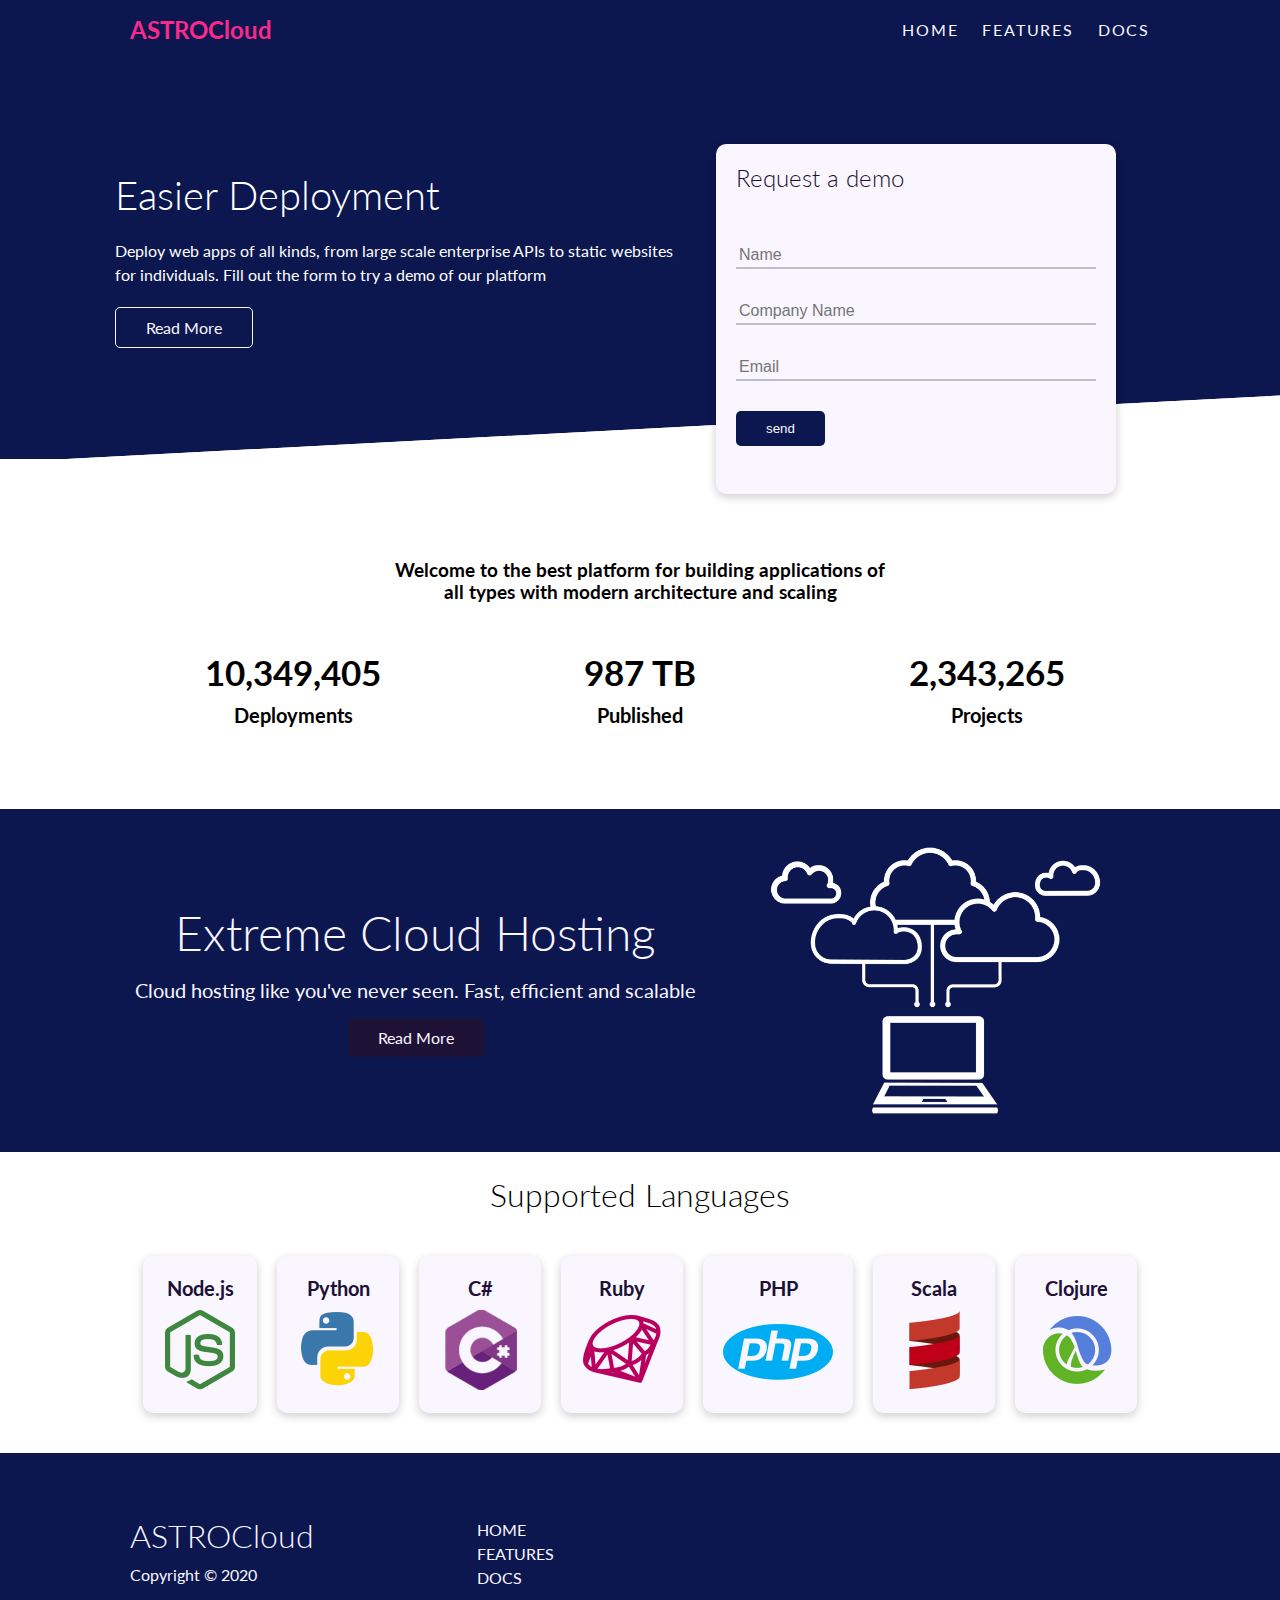
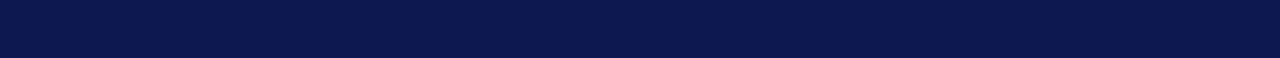
<file: AstroCloud v2/index.html>
<!DOCTYPE html>
<html lang="en">
<head>
    <meta charset="UTF-8">
    <meta name="viewport" content="width=device-width, initial-scale=1.0">
    <link rel="stylesheet" href="https://cdnjs.cloudflare.com/ajax/libs/font-awesome/5.15.2/css/all.min.css"
        integrity="sha512-HK5fgLBL+xu6dm/Ii3z4xhlSUyZgTT9tuc/hSrtw6uzJOvgRr2a9jyxxT1ely+B+xFAmJKVSTbpM/CuL7qxO8w=="
        crossorigin="anonymous" />
    <link rel="stylesheet" href="./css/styles.css">
    <link rel="stylesheet" href="./css/utilities.css">
    <title>AstroCloud | Cloud Hosting For Everyone</title>
</head>
<body>

    <!-- Navigation -->
    
    <nav class="main-nav">
        <div class="container">
            <div class="logo">ASTROCloud</div>
            <ul class="nav-links">
                <li><a href="index.html">HOME</a></li>
                <li><a href="features.html">FEATURES</a></li>
                <li><a href="docs.html">DOCS</a></li>
            </ul>
        </div>
    </nav>
    <!-- End Navigation -->

    <!-- Showcase -->
    <section class="showcase">
        <div class="container grid">
            <div class="showcase-text">
                <h1>Easier Deployment</h1>
                <p>Deploy web apps of all kinds, from large scale enterprise APIs to static websites for individuals. Fill out the form to try a demo of our platform</p>
                <a href="features.html" class="btn btn-outline">Read More</a>
            </div>

            <div class="showcase-form card">
                <h2>Request a demo</h2>
                <form name="contact" method="POST" netlify-honeypot="bot-field" data-netlify="true">
                    <input type="hidden" name="form-name" value="contact">
                    <p class="hidden">
                        <label>Don’t fill this out if you’re human: <input name="bot-field" /></label>
                    </p>

                    <div class="form-control">
                        <input type="text" name="name" placeholder="Name" required>
                    </div>
                    
                    <div class="form-control">
                        <input type="text" name="company" placeholder="Company Name" required>
                    </div>

                    <div class="form-control">
                        <input type="email" name="email" placeholder="Email" required>
                    </div>

                        <input type="submit" value="send" class="btn btn-primary">
                </form>
            </div>
        </div>
    </section>
    <!-- End of Showcase -->

    <!-- Stats -->
    <section class="stats">
        <div class="container">
            <h3 class="stats-heading text-center">
                Welcome to the best platform for building applications of all types with modern architecture and scaling
            </h3>

            <div class="grid grid-3 text-center my-4">
                <div>
                    <i class="fas fa-server fa-3x"></i>
                    <h3>10,349,405</h3>
                    <p class="text-secondary">Deployments</p>
                </div>
                <div>
                    <i class="fas fa-upload fa-3x"></i>
                    <h3>987 TB</h3>
                    <p class="text-secondary">Published</p>
                </div>
                <div>
                    <i class="fas fa-project-diagram fa-3x"></i>
                    <h3>2,343,265</h3>
                    <p class="text-secondary">Projects</p>
                </div>
            </div>
        </div>

    </section>

    <!-- End of Stats -->

    <!-- Cloud -->
    <section class="cloud bg-primary my-2 py-2">
        <div class="container grid">
            <div class="text-center">
                <h2 class="lg">Extreme Cloud Hosting</h2>
                <p class="lead my-1">Cloud hosting like you've never seen. Fast, efficient and scalable</p>
                <a href="features.html" class="btn btn-dark">Read More</a>
            </div>
            <img src="./images/cloud.png" alt="">
        </div>

    </section>

    <!-- End of Cloud -->

    <!-- Languages -->
    <section class="languages">
        <h2 class="md text-center my-2">
            Supported Languages
        </h2>
        <div class="container flex">
            <div class="card">
                <h4>Node.js</h4>
                <img src="./images/logos/node.png" alt="">
            </div>
            <div class="card">
                <h4>Python</h4>
                <img src="./images/logos/python.png" alt="">
            </div>
            <div class="card">
                <h4>C#</h4>
                <img src="./images/logos/csharp.png" alt="">
            </div>
            <div class="card">
                <h4>Ruby</h4>
                <img src="./images/logos/ruby.png" alt="">
            </div>
            <div class="card">
                <h4>PHP</h4>
                <img src="./images/logos/php.png" alt="">
            </div>
            <div class="card">
                <h4>Scala</h4>
                <img src="./images/logos/scala.png" alt="">
            </div>
            <div class="card">
                <h4>Clojure</h4>
                <img src="./images/logos/clojure.png" alt="">
            </div>
        </div>
    </section>

    <!-- Footer -->
    <footer class="footer bg-primary py-5">
        <div class="container grid grid-3">
            <div>
                <h1>ASTROCloud</h1>
                <p>Copyright &copy; 2020</p>
            </div>
            <nav>
                <ul>
                    <li><a href="index.html">HOME</a></li>
                    <li><a href="features.html">FEATURES</a></li>
                    <li><a href="docs.html">DOCS</a></li>
                </ul>
            </nav>
            <div class="social">
                <a href="#"><i class="fab fa-github fa-2x"></i></a>
                <a href="#"><i class="fab fa-facebook fa-2x"></i></a>
                <a href="#"><i class="fab fa-instagram fa-2x"></i></a>
                <a href="#"><i class="fab fa-twitter fa-2x"></i></a>
            </div>
        </div>
    </footer>
    
</body>
</html>
</file>
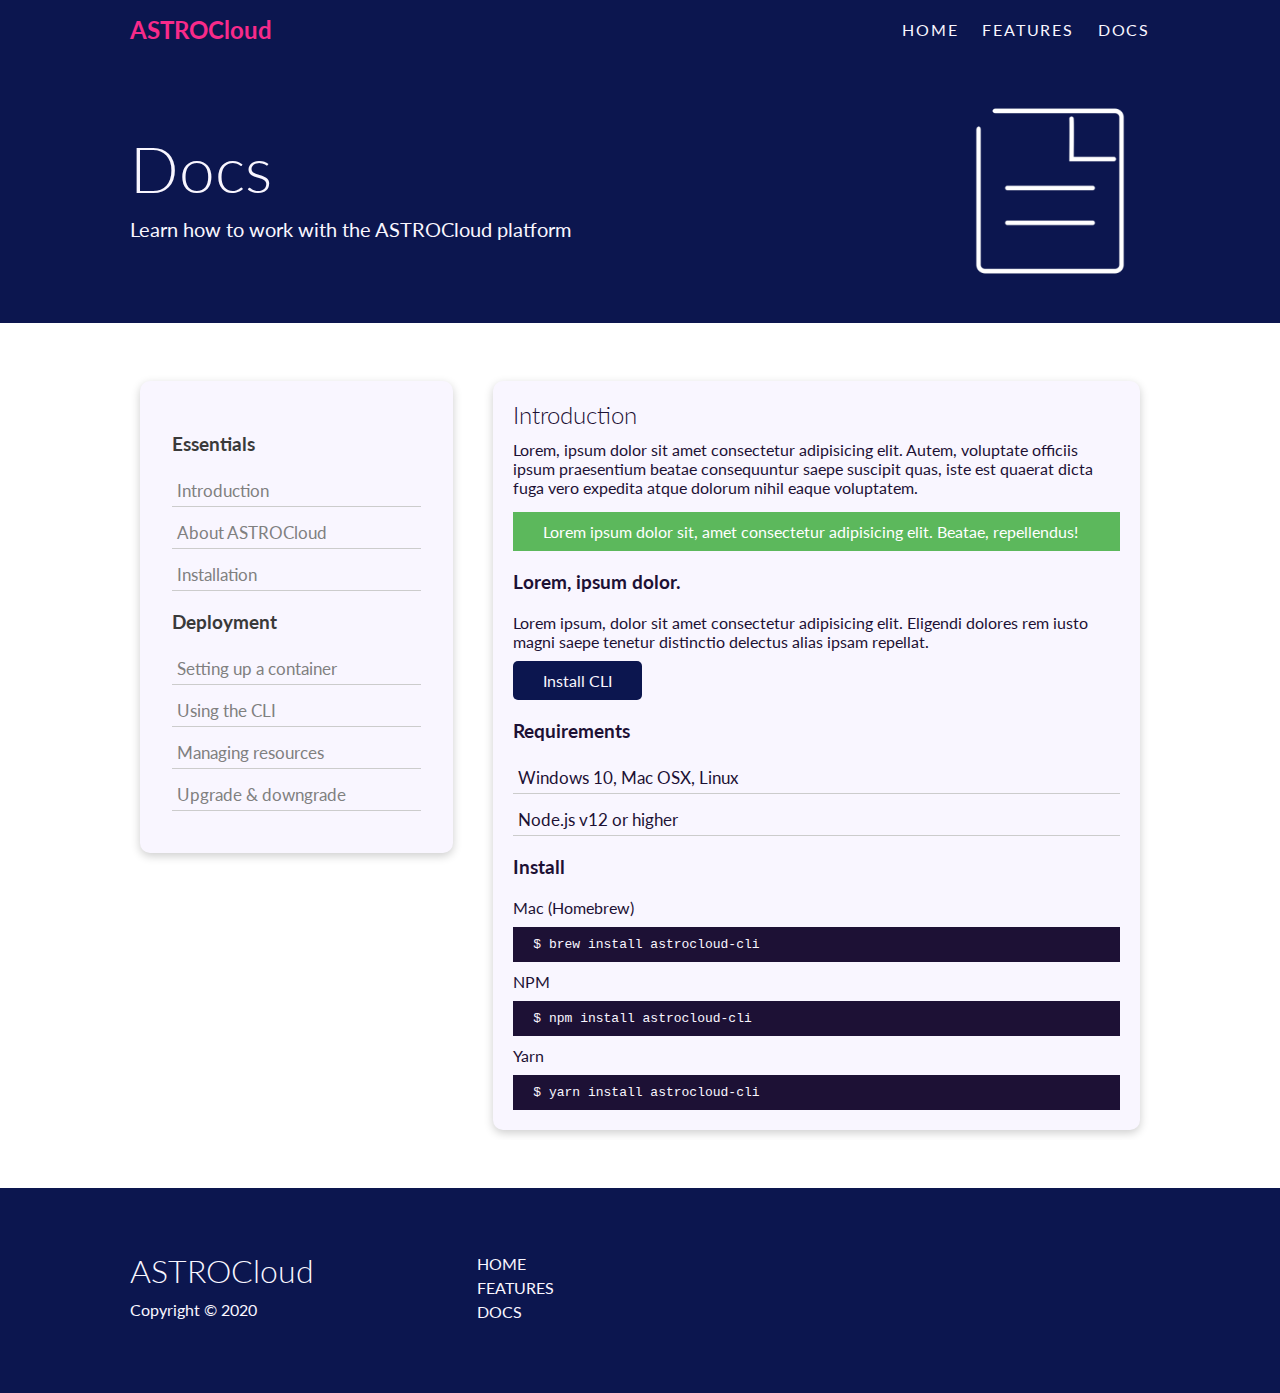
<file: AstroCloud v2/docs.html>
<!DOCTYPE html>
<html lang="en">

<head>
    <meta charset="UTF-8">
    <meta name="viewport" content="width=device-width, initial-scale=1.0">
    <link rel="stylesheet" href="https://cdnjs.cloudflare.com/ajax/libs/font-awesome/5.15.2/css/all.min.css"
        integrity="sha512-HK5fgLBL+xu6dm/Ii3z4xhlSUyZgTT9tuc/hSrtw6uzJOvgRr2a9jyxxT1ely+B+xFAmJKVSTbpM/CuL7qxO8w=="
        crossorigin="anonymous" />
    <link rel="stylesheet" href="./css/styles.css">
    <link rel="stylesheet" href="./css/utilities.css">
    <title>AstroCloud | Cloud Hosting For Everyone</title>
</head>

<body>

    <!-- Navigation -->

    <nav class="main-nav">
        <div class="container">
            <div class="logo">ASTROCloud</div>
            <ul class="nav-links">
                <li><a href="index.html">HOME</a></li>
                <li><a href="features.html">FEATURES</a></li>
                <li><a href="docs.html">DOCS</a></li>
            </ul>
        </div>
    </nav>
    <!-- End Navigation -->

    <!-- Head -->

    <section class="docs-head bg-primary py-3">
        <div class="container grid">
            <div>
                <h1 class="xl">Docs</h1>
                <p class="lead">
                    Learn how to work with the ASTROCloud platform
                </p>
            </div>
            <img src="./images/docs.png" alt="">
        </div>
    </section>


    <!-- Docs Main -->
    <section class="docs-main my-4">
        <div class="container grid">
            <div class="card bg-light p-3">
                <h3 class="my-2">Essentials</h3>
                <nav>
                    <ul>
                        <li><a href="#" class="text-primary">Introduction</a></li>
                        <li><a href="#">About ASTROCloud</a></li>
                        <li><a href="#">Installation</a></li>
                    </ul>
                </nav>

                <h3 class="my-2">Deployment</h3>
                <nav>
                    <ul>
                        <li><a href="#">Setting up a container</a></li>
                        <li><a href="#">Using the CLI</a></li>
                        <li><a href="#">Managing resources</a></li>
                        <li><a href="#">Upgrade & downgrade</a></li>
                    </ul>
                </nav>
            </div>
            <div class="card">
                <h2>Introduction</h2>
                <p>Lorem, ipsum dolor sit amet consectetur adipisicing elit. Autem, voluptate officiis ipsum praesentium beatae consequuntur saepe suscipit quas, iste est quaerat dicta fuga vero expedita atque dolorum nihil eaque voluptatem.</p>
                <div class="alert alert-success">
                    <i class="fas fa-info"></i>Lorem ipsum dolor sit, amet consectetur adipisicing elit. Beatae, repellendus!
                </div>
                <h3>Lorem, ipsum dolor.</h3>
                <p>Lorem ipsum, dolor sit amet consectetur adipisicing elit. Eligendi dolores rem iusto magni saepe tenetur distinctio delectus alias ipsam repellat.</p>
                <a href="#" class="btn btn-primary">Install CLI</a>

                <h3>Requirements</h3>
                <ul>
                    <li>Windows 10, Mac OSX, Linux</li>
                    <li>Node.js v12 or higher</li>
                </ul>

                <h3>Install</h3>
                <p>Mac (Homebrew)</p>
                <pre><code>$ brew install astrocloud-cli</code></pre>
                <p>NPM</p>
                <pre><code>$ npm install astrocloud-cli</code></pre>
                <p>Yarn</p>
                <pre><code>$ yarn install astrocloud-cli</code></pre>
            </div>
        </div>
    </section>

    <!-- Sub head -->
    

    <!-- Footer -->
    <footer class="footer bg-primary py-5">
        <div class="container grid grid-3">
            <div>
                <h1>ASTROCloud</h1>
                <p>Copyright &copy; 2020</p>
            </div>
            <nav>
                <ul>
                    <li><a href="index.html">HOME</a></li>
                    <li><a href="features.html">FEATURES</a></li>
                    <li><a href="docs.html">DOCS</a></li>
                </ul>
            </nav>
            <div class="social">
                <a href="#"><i class="fab fa-github fa-2x"></i></a>
                <a href="#"><i class="fab fa-facebook fa-2x"></i></a>
                <a href="#"><i class="fab fa-instagram fa-2x"></i></a>
                <a href="#"><i class="fab fa-twitter fa-2x"></i></a>
            </div>
        </div>
    </footer>

</body>

</html>
</file>
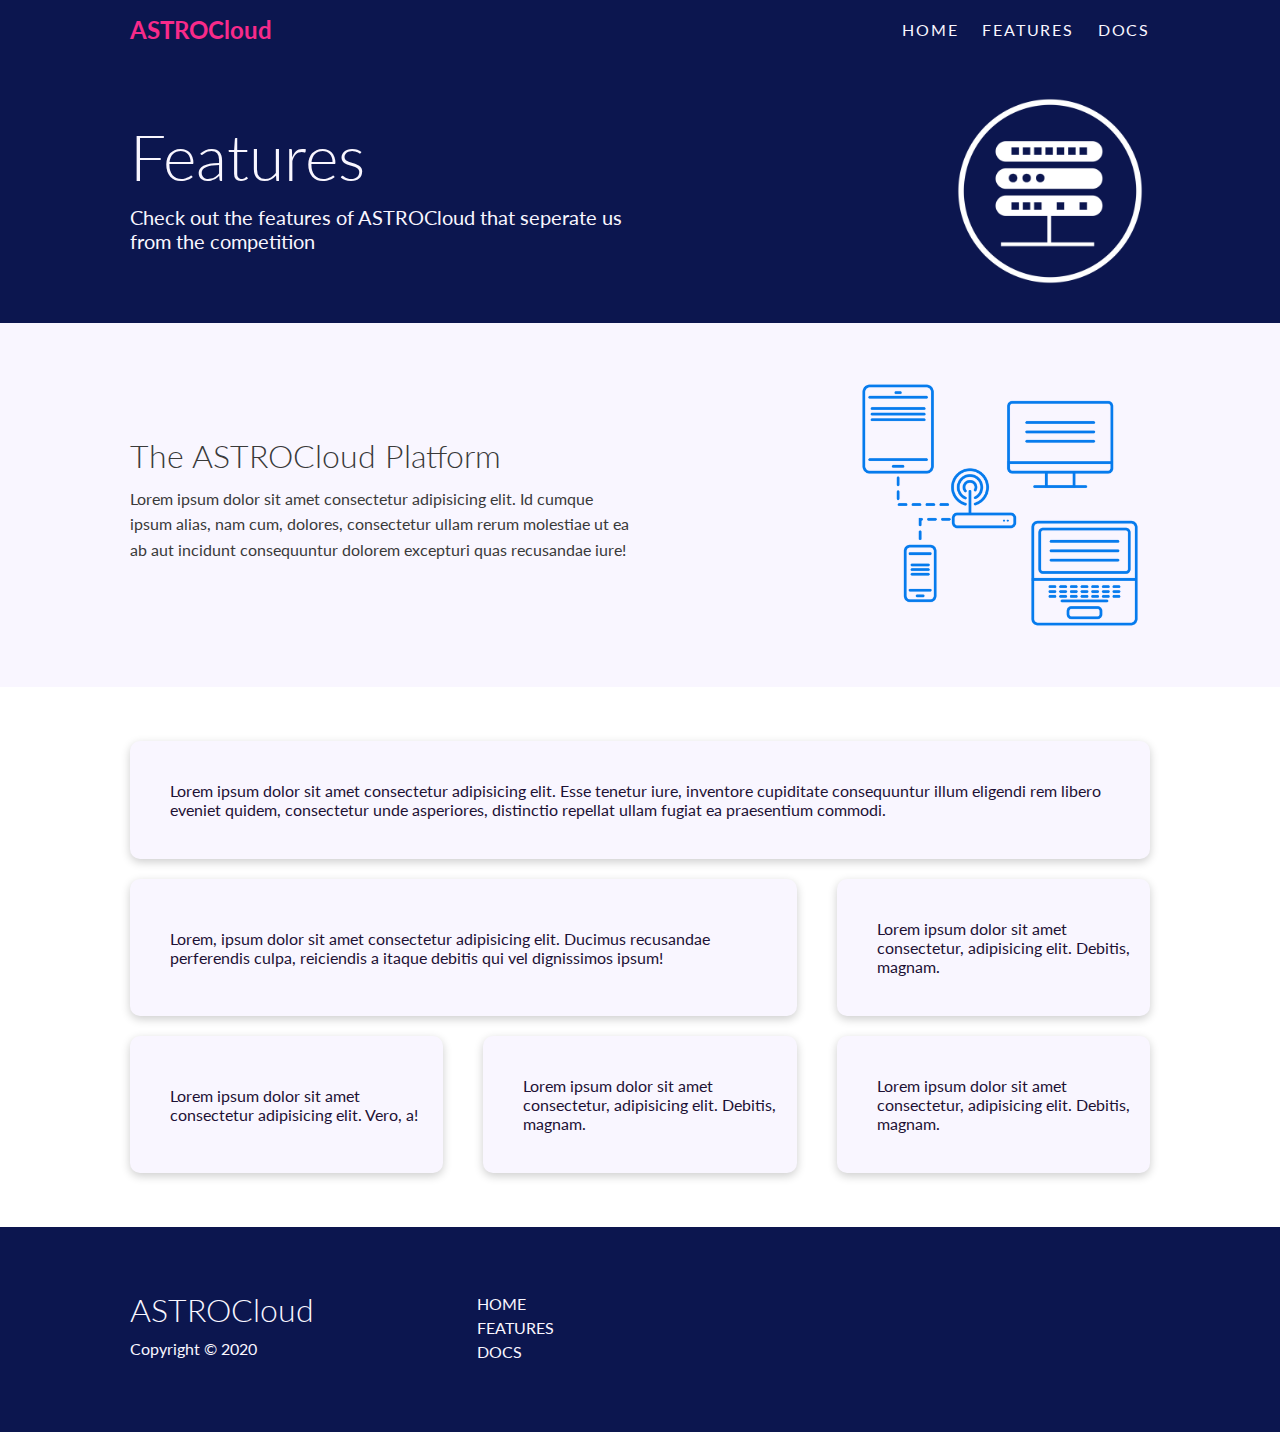
<file: AstroCloud v2/features.html>
<!DOCTYPE html>
<html lang="en">

<head>
    <meta charset="UTF-8">
    <meta name="viewport" content="width=device-width, initial-scale=1.0">
    <link rel="stylesheet" href="https://cdnjs.cloudflare.com/ajax/libs/font-awesome/5.15.2/css/all.min.css"
        integrity="sha512-HK5fgLBL+xu6dm/Ii3z4xhlSUyZgTT9tuc/hSrtw6uzJOvgRr2a9jyxxT1ely+B+xFAmJKVSTbpM/CuL7qxO8w=="
        crossorigin="anonymous" />
    <link rel="stylesheet" href="./css/styles.css">
    <link rel="stylesheet" href="./css/utilities.css">
    <title>AstroCloud | Cloud Hosting For Everyone</title>
</head>

<body>

    <!-- Navigation -->

    <nav class="main-nav">
        <div class="container">
            <div class="logo">ASTROCloud</div>
            <ul class="nav-links">
                <li><a href="index.html">HOME</a></li>
                <li><a href="features.html">FEATURES</a></li>
                <li><a href="docs.html">DOCS</a></li>
            </ul>
        </div>
    </nav>
    <!-- End Navigation -->

    <!-- Head -->

    <section class="features-head bg-primary py-3">
        <div class="container grid">
            <div>
                <h1 class="xl">Features</h1>
                <p class="lead">
                    Check out the features of ASTROCloud that seperate us from the competition
                </p>
            </div>
            <img src="./images/server.png" alt="">
        </div>
    </section>

    <!-- Sub head -->
    <section class="features-sub-head bg-light py-3">
        <div class="container grid">
            <div>
                <h1 class="md">The ASTROCloud Platform</h1>
                <p>
                    Lorem ipsum dolor sit amet consectetur adipisicing elit. Id cumque ipsum alias, nam cum, dolores, consectetur ullam rerum molestiae ut ea ab aut incidunt consequuntur dolorem excepturi quas recusandae iure!
                </p>
            </div>
            <img src="./images/server2.png" alt="">
        </div>
    </section>

    <section class="features-main my-2">
        <div class="container grid grid-3">
            <div class="card flex">
                <i class="fas fa-server fa-3x"></i>
                <p>Lorem ipsum dolor sit amet consectetur adipisicing elit. Esse tenetur iure, inventore cupiditate consequuntur illum eligendi rem libero eveniet quidem, consectetur unde asperiores, distinctio repellat ullam fugiat ea praesentium commodi.</p>
            </div>
            <div class="card flex">
                <i class="fas fa-network-wired fa-3x"></i>
                <p>
                    Lorem, ipsum dolor sit amet consectetur adipisicing elit. Ducimus
                    recusandae perferendis culpa, reiciendis a itaque debitis qui vel
                    dignissimos ipsum!
                </p>
            </div>
            <div class="card flex">
                <i class="fas fa-laptop-code fa-3x"></i>
                <p>
                    Lorem ipsum dolor sit amet consectetur, adipisicing elit. Debitis,
                    magnam.
                </p>
            </div>
            <div class="card flex">
                <i class="fas fa-database fa-3x"></i>
                <p>
                    Lorem ipsum dolor sit amet consectetur adipisicing elit. Vero, a!
                </p>
            </div>
            <div class="card flex">
                <i class="fas fa-power-off fa-3x"></i>
                <p>
                    Lorem ipsum dolor sit amet consectetur, adipisicing elit. Debitis,
                    magnam.
                </p>
            </div>
            <div class="card flex">
                <i class="fas fa-upload fa-3x"></i>
                <p>
                    Lorem ipsum dolor sit amet consectetur, adipisicing elit. Debitis,
                    magnam.
                </p>
            </div>
        </div>
    </section>

    <!-- Footer -->
    <footer class="footer bg-primary py-5">
        <div class="container grid grid-3">
            <div>
                <h1>ASTROCloud</h1>
                <p>Copyright &copy; 2020</p>
            </div>
            <nav>
                <ul>
                    <li><a href="index.html">HOME</a></li>
                    <li><a href="features.html">FEATURES</a></li>
                    <li><a href="docs.html">DOCS</a></li>
                </ul>
            </nav>
            <div class="social">
                <a href="#"><i class="fab fa-github fa-2x"></i></a>
                <a href="#"><i class="fab fa-facebook fa-2x"></i></a>
                <a href="#"><i class="fab fa-instagram fa-2x"></i></a>
                <a href="#"><i class="fab fa-twitter fa-2x"></i></a>
            </div>
        </div>
    </footer>

</body>

</html>
</file>
<file: AstroCloud v2/css/styles.css>
@import url("https://fonts.googleapis.com/css2?family=Lato:wght@300;400;700&display=swap");

:root {
  --main-color: #1d1135;
  --text-color: #f9f6ff;
  --secondary-color: #0c164f;
  --accent-color: #f82a8a;
  --success-color: #5cb85c;
}

* {
  margin: 0;
  padding: 0;
  box-sizing: border-box;
}

body {
  font-family: Lato, sans-serif;
}

.hidden {
  visibility: hidden;
  height: 0;
}

.main-nav {
  background-color: var(--secondary-color);
  padding: 15px;
}

.logo {
  font-size: 24px;
  color: var(--accent-color);
  font-weight: bold;
}

nav .container {
  display: flex;
  align-items: center;
  justify-content: space-between;
  max-width: 1100px;
  margin: 0 auto;
  padding: 0 40px;
}

.nav-links {
  list-style: none;
  display: flex;
}

.nav-links li {
  margin-left: 1.5rem;
  letter-spacing: 1.8px;
}

a {
  text-decoration: none;
  color: var(--text-color);
  transition: all 0.2s ease;
}

a:hover {
  color: var(--accent-color);
}

h1,
h2 {
  font-weight: 300;
  line-height: 1.2;
}

p {
  margin: 10px 0;
}

img {
  width: 100%;
}

code,
pre {
  background-color: var(--main-color);
  color: var(--text-color);
  padding: 10px;
}

/* Showcase */
.showcase {
  height: 400px;
  background-color: var(--secondary-color);
  color: white;
  position: relative;
}

.showcase-text {
  animation: slideInFromLeft 1s ease-in;
}

.showcase h1 {
  font-size: 40px;
}

.showcase p {
  margin: 20px 0;
  line-height: 1.5;
}

.showcase .grid {
  grid-template-columns: 55% 45%;
  gap: 30px;
  overflow: visible;
}

.showcase .container {
  margin: 0 auto;
}

.showcase-form {
  position: relative;
  top: 60px;
  height: 350px;
  width: 400px;
  padding: 40px;
  z-index: 100;
  animation: slideInFromRight 1s ease-in;
}

.showcase-form .form-control {
  margin: 30px 0;
}

.showcase-form input[type="text"],
.showcase-form input[type="email"] {
  border: 0;
  border-bottom: 2px solid #3338534b;
  width: 100%;
  padding: 3px;
  font-size: 16px;
  background: none;
  outline: none;
}

.showcase::before,
.showcase::after {
  content: "";
  position: absolute;
  height: 100px;
  bottom: -70px;
  right: 0;
  left: 0;
  background-color: white;
  transform: skewY(-3deg);
  -webkit-transform: skewY(-3deg);
  -moz-transform: skewY(-3deg);
  -ms-transform: skewY(-3deg);
}

/* Stats */
.stats {
  padding-top: 100px;
  animation: slideInFromBottom 1s ease-in;
}

.stats-heading {
  max-width: 500px;
  margin: 0 auto;
}

.stats .grid h3 {
  font-size: 35px;
}

.stats .grid p {
  font-size: 20px;
  font-weight: bold;
}

/* Cloud */
.cloud .grid {
  grid-template-columns: 4fr 3fr;
}

/* Languages */
.languages .flex {
  flex-wrap: wrap;
}

.languages .card {
  text-align: center;
  margin: 18px 10px 40px;
  transition: transform 0.2s ease-in;
}

.languages .card:hover {
  transform: translateY(-15px);
}

.languages .card h4 {
  font-size: 20px;
  margin-bottom: 10px;
}

/* Features */
.features-head img,
.docs-head img {
  width: 200px;
  justify-self: flex-end;
}

.features-sub-head img {
  width: 300px;
  justify-self: flex-end;
}

.features-sub-head p {
  line-height: 1.6;
}

.features-main .grid {
  padding: 30px;
}

.features-main .grid > *:first-child {
  grid-column: 1 / span 3;
}

.features-main .grid > *:nth-child(2) {
  grid-column: 1 / span 2;
}

.features-main .card > i {
  margin-right: 20px;
}

/* Docs Main */

.docs-main h3 {
  margin: 20px 0;
}

.docs-main .grid {
  grid-template-columns: 1fr 2fr;
  align-items: flex-start;
}

.docs-main .container ul {
  list-style: none;
}

.docs-main .container li {
  font-size: 17px;
  margin-bottom: 10px;
  padding: 5px;
  border-bottom: 1px #ccc solid;
}

.docs-main .container li a {
  color: gray;
}

.docs-main .container li a:hover {
  font-weight: bold;
}

/* footer */
.footer ul {
  list-style: none;
}

.footer ul li {
  margin-bottom: 5px;
}

.footer .social a {
  margin: 0 10px;
}

/* Animations */
@keyframes slideInFromLeft {
  0% {
    transform: translateX(-100%);
  }
  100% {
    transform: translateX(0);
  }
}

@keyframes slideInFromRight {
  0% {
    transform: translateX(100%);
  }
  100% {
    transform: translateX(0);
  }
}

@keyframes slideInFromTop {
  0% {
    transform: translateY(-100%);
  }
  100% {
    transform: translateX(0);
  }
}

@keyframes slideInFromBottom {
  0% {
    transform: translateY(100%);
  }
  100% {
    transform: translateX(0);
  }
}

/* Tablets and under */
@media (max-width: 768px) {
  .grid,
  .showcase .grid,
  .stats .grid,
  .cloud .grid,
  .features-main .grid,
  .docs-main .grid {
    grid-template-columns: 1fr;
    grid-template-rows: 1fr;
  }

  .showcase {
    height: auto;
  }

  .showcase-text {
    text-align: center;
    margin-top: 40px;
    animation: slideInFromTop 1s ease-in;
  }

  .showcase-form {
    justify-self: center;
    margin: auto;
    animation: slideInFromBottom 1s ease-in;
  }

  .features-head,
  .features-sub-head,
  .docs-head {
    text-align: center;
  }

  .features-head img,
  .features-sub-head img,
  .docs-head img {
    justify-self: center;
  }

  .features-main .grid > *:first-child,
  .features-main .grid > *:nth-child(2) {
    grid-column: 1;
  }
}

/* Mobile */
@media (max-width: 500px) {
  .navbar {
    height: 110px;
  }

  nav .container {
    flex-direction: column;
  }

  .nav-links {
    padding: 10px;
  }
}
</file>
<file: AstroCloud v2/css/utilities.css>
.container {
  max-width: 1100px;
  margin: 0 auto;
  overflow: auto;
  padding: 0 40px;
}

.flex {
  display: flex;
  justify-content: center;
  align-items: center;
  height: 100%;
}

.grid {
  display: grid;
  grid-template-columns: 1fr 1fr;
  gap: 20px;
  justify-content: center;
  align-items: center;
  height: 100%;
}

.grid-3 {
  grid-template-columns: repeat(3, 1fr);
}

.card {
  background-color: var(--text-color);
  border-radius: 10px;
  box-shadow: 0 3px 10px rgba(0, 0, 0, 0.2);
  padding: 20px;
  margin: 10px;
  color: var(--main-color);
}

.btn {
  display: inline-block;
  padding: 10px 30px;
  cursor: pointer;
  background-color: var(--secondary-color);
  color: var(--text-color);
  border: none;
  border-radius: 5px;
}

.btn-outline {
  background-color: transparent;
  border: 1px solid var(--text-color);
}

.btn:hover {
  transform: scale(0.98);
}

.text-center {
  text-align: center;
}

/* Alert */
.alert {
  background-color: rgb(221, 221, 221);
  padding: 10px 20px;
  margin: 15px 0;
}

.alert i {
  margin-right: 10px;
}

.alert-success {
  background-color: var(--success-color);
  color: white;
}

/* Margin */
.my-1 {
  margin: 1rem 0;
}

.my-2 {
  margin: 1.5rem 0;
}

.my-3 {
  margin: 2rem 0;
}

.my-4 {
  margin: 3rem 0;
}

.my-5 {
  margin: 4rem 0;
}

.m-1 {
  margin: 1rem;
}

.m-2 {
  margin: 1.5rem;
}

.m-3 {
  margin: 2rem;
}

.m-4 {
  margin: 3rem;
}

.m-5 {
  margin: 4rem;
}

/* Padding */
.py-1 {
  padding: 1rem 0;
}

.py-2 {
  padding: 1.5rem 0;
}

.py-3 {
  padding: 2rem 0;
}

.py-4 {
  padding: 3rem 0;
}

.py-5 {
  padding: 4rem 0;
}

.p-1 {
  padding: 1rem;
}

.p-2 {
  padding: 1.5rem;
}

.p-3 {
  padding: 2rem;
}

.p-4 {
  padding: 3rem;
}

.p-5 {
  padding: 4rem;
}

/* Bacngrounds & coloured buttons */
.bg-primary,
.btn-primary {
  background-color: var(--secondary-color);
  color: var(--text-color);
}

.bg-secondary,
.btn-secondary {
  background-color: #5643fd;
  color: var(--text-color);
}

.bg-light,
.btn-light {
  background-color: var(--text-color);
  color: rgb(58, 58, 58);
}

.bg-dark,
.btn-dark {
  background-color: var(--main-color);
  color: var(--text-color);
}

.bg-primary a,
.btn-primary a,
.bg-secondary a,
.btn-secondary a,
.bg-light a,
.btn-light a,
.bg-dark a,
.btn-dark a {
  color: var(--text-color);
}

/* Text Sizes */
.lead {
  font-size: 20px;
}

.sm {
  font-size: 1rem;
}

.md {
  font-size: 2rem;
}

.lg {
  font-size: 3rem;
}

.xl {
  font-size: 4rem;
}
</file>
